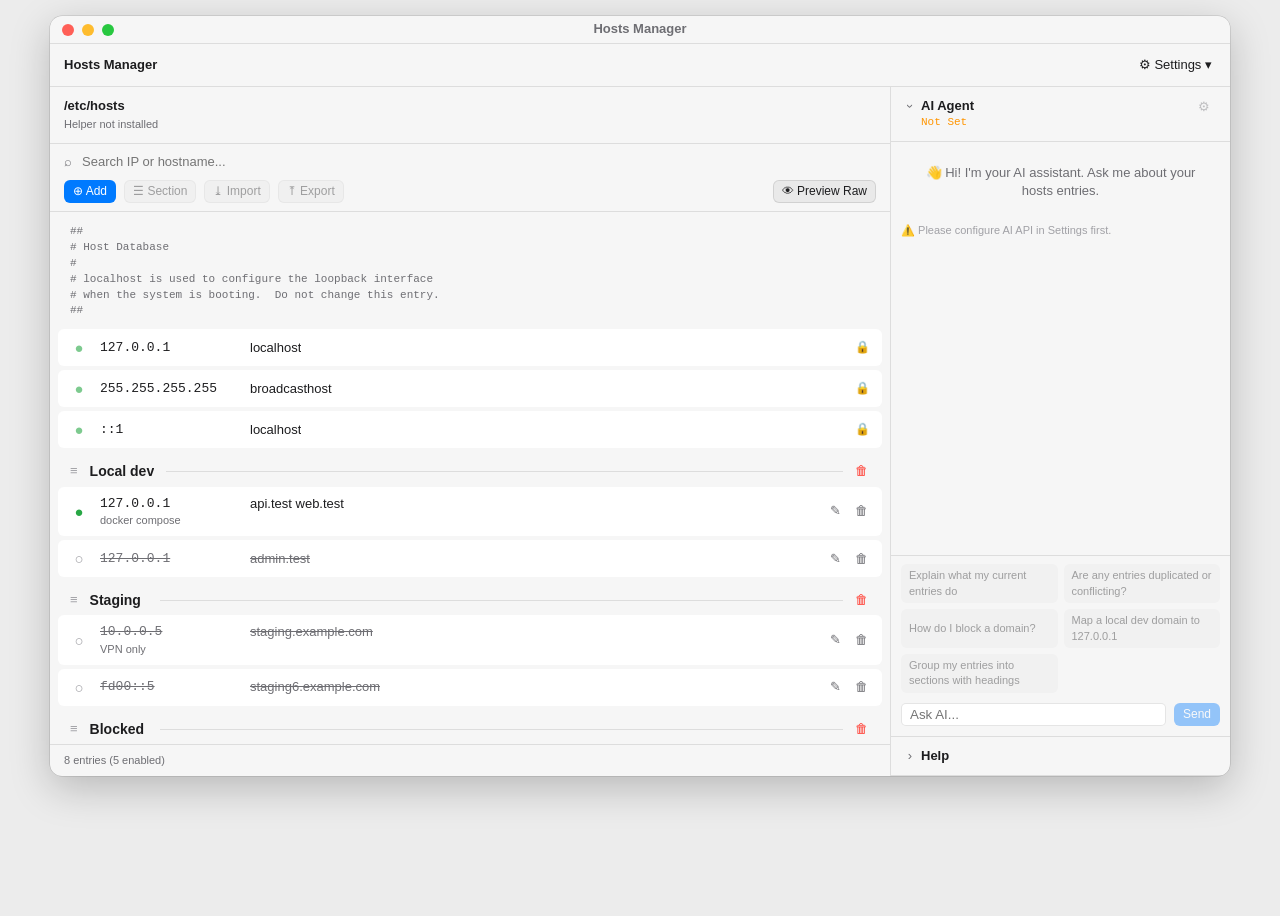
<file: .prototype/index.html>
<!doctype html>
<html lang="en">
<head>
  <meta charset="UTF-8">
  <meta name="viewport" content="width=device-width, initial-scale=1.0">
  <title>Hosts Manager</title>
  <link rel="stylesheet" href="stylesheets/app.css">
</head>
<body>
  <!-- ── Window (SwiftUI: WindowGroup → HostsView) — same layout as git-exclude-manager ── -->
  <main class="window" id="appWindow">

    <!-- Title bar (native in SwiftUI — drawn here for context only) -->
    <div class="titlebar">
      <span class="traffic" aria-hidden="true"><i></i><i></i><i></i></span>
      <span class="titlebar-title" data-i18n="app.title"></span>
    </div>

    <!-- Toolbar (SwiftUI: HostsView.toolbar) -->
    <header class="toolbar">
      <strong data-i18n="app.title"></strong>
      <div class="menu-wrap">
        <button class="link-btn" id="settingsButton">⚙ <span data-i18n="btn.settings"></span> ▾</button>
        <!-- SwiftUI: SettingsMenu -->
        <div class="dropdown" id="settingsDropdown" role="menu">
          <div class="dropdown-label" data-i18n="settings.language"></div>
          <button class="dropdown-item" data-lang="en">🇺🇸 English</button>
          <button class="dropdown-item" data-lang="th">🇹🇭 ไทย</button>
          <div class="dropdown-divider"></div>
          <div class="dropdown-label" data-i18n="settings.appearance"></div>
          <button class="dropdown-item" data-theme="system">💻 <span data-i18n="appearance.system"></span></button>
          <button class="dropdown-item" data-theme="light">☀️ <span data-i18n="appearance.light"></span></button>
          <button class="dropdown-item" data-theme="dark">🌙 <span data-i18n="appearance.dark"></span></button>
          <div class="dropdown-divider"></div>
          <button class="dropdown-item" id="aboutItem">ⓘ <span data-i18n="menu.about"></span></button>
        </div>
      </div>
    </header>

    <div class="columns">
      <!-- ── Left: hosts panel ─────────────────────────────── -->
      <section class="hosts-panel">
        <div class="file-info">
          <strong class="mono-title">/etc/hosts</strong>
          <small data-i18n="helper.notInstalled"></small>
        </div>

        <div class="search">
          <span class="search-icon">⌕</span>
          <input id="searchInput" type="search" data-i18n-placeholder="placeholder.search" autocomplete="off">
        </div>

        <div class="actions">
          <button class="btn primary small" id="addButton">⊕ <span data-i18n="btn.add"></span></button>
          <button class="btn small" disabled data-i18n-title="hint.addSection">☰ <span data-i18n="btn.addSection"></span></button>
          <button class="btn small" disabled>⤓ <span data-i18n="btn.import"></span></button>
          <button class="btn small" disabled>⤒ <span data-i18n="btn.export"></span></button>
          <span class="spacer"></span>
          <button class="btn small" id="rawButton">👁 <span data-i18n="btn.previewRaw"></span></button>
        </div>

        <!-- SwiftUI: List of HostsRowView (comment block / section / entry) -->
        <div class="list" id="entryList" aria-live="polite"></div>

        <footer class="status" id="statusText"></footer>
      </section>

      <!-- ── Right: side panels (SwiftUI: SidePanels.swift) ── -->
      <aside class="side">
        <section class="panel grow" id="chatPanel">
          <div class="panel-header">
            <div>
              <button class="collapse" data-panel="chat" aria-expanded="true">
                <span class="chev">›</span><strong data-i18n="chat.title"></strong>
              </button>
              <div class="model mono" data-i18n="ai.notConfigured"></div>
            </div>
            <button class="icon" disabled data-i18n-title="settings.title">⚙</button>
          </div>
          <div class="panel-body chat">
            <div class="transcript">
              <p class="welcome" data-i18n="chat.welcome"></p>
              <p class="hint" data-i18n="chat.noApiKey"></p>
            </div>
            <div class="quick" id="quickMessages"></div>
            <div class="chat-input">
              <input disabled data-i18n-placeholder="chat.placeholder">
              <button class="btn primary small" disabled data-i18n="btn.send"></button>
            </div>
          </div>
        </section>

        <section class="panel" id="helpPanel">
          <div class="panel-header">
            <button class="collapse" data-panel="help" aria-expanded="false">
              <span class="chev">›</span><strong data-i18n="menu.help"></strong>
            </button>
          </div>
          <div class="panel-body"><ul class="help" id="helpList"></ul></div>
        </section>
      </aside>
    </div>

    <!-- Editor sheet (SwiftUI: EditorSheet) -->
    <div class="sheet-backdrop" id="editorSheet" hidden>
      <form class="sheet" id="editorForm" novalidate>
        <h2 id="editorTitle"></h2>
        <label><span data-i18n="label.ip"></span>
          <input id="ipInput" class="mono" data-i18n-placeholder="placeholder.ip" autocomplete="off">
          <small class="error" id="ipError"></small>
        </label>
        <label><span data-i18n="label.hostnames"></span>
          <input id="hostnamesInput" class="mono" data-i18n-placeholder="placeholder.hostnames" autocomplete="off">
          <small class="hint" data-i18n="editor.hostnamesHint"></small>
          <small class="error" id="hostnamesError"></small>
        </label>
        <label><span data-i18n="label.comment"></span>
          <input id="commentInput" data-i18n-placeholder="placeholder.comment" autocomplete="off">
        </label>
        <div class="sheet-actions">
          <button type="button" class="btn" id="editorCancel" data-i18n="btn.cancel"></button>
          <button type="submit" class="btn primary" id="editorSave" data-i18n="btn.save"></button>
        </div>
      </form>
    </div>

    <!-- Delete confirmation (SwiftUI: .alert) -->
    <div class="sheet-backdrop" id="deleteSheet" hidden>
      <div class="sheet small">
        <h2 data-i18n="confirm.deleteTitle"></h2>
        <p id="deleteMessage"></p>
        <div class="sheet-actions">
          <button class="btn" id="deleteCancel" data-i18n="btn.cancel"></button>
          <button class="btn destructive" id="deleteConfirm" data-i18n="btn.delete"></button>
        </div>
      </div>
    </div>

    <!-- Raw preview (SwiftUI: RawPreviewView) -->
    <div class="sheet-backdrop" id="rawSheet" hidden>
      <div class="sheet wide flush">
        <div class="sheet-head">
          <h2 data-i18n="raw.title"></h2>
          <button class="circle" id="rawCopy" data-i18n-title="btn.copy">⧉</button>
          <button class="circle sheet-close" data-i18n-title="btn.close">✕</button>
        </div>
        <div class="raw-path mono">/etc/hosts</div>
        <pre class="raw mono" id="rawContent"></pre>
      </div>
    </div>

    <!-- About (SwiftUI: AboutView) -->
    <div class="sheet-backdrop" id="aboutSheet" hidden>
      <div class="sheet small center">
        <button class="circle sheet-close corner" data-i18n-title="btn.close">✕</button>
        <div class="app-icon" aria-hidden="true">🌐</div>
        <h2 data-i18n="app.title"></h2>
        <small class="hint" id="aboutVersion"></small>
        <p data-i18n="about.desc"></p>
      </div>
    </div>
  </main>

  <script src="javascripts/shared.js"></script>
  <script src="javascripts/main.js"></script>
</body>
</html>
</file>
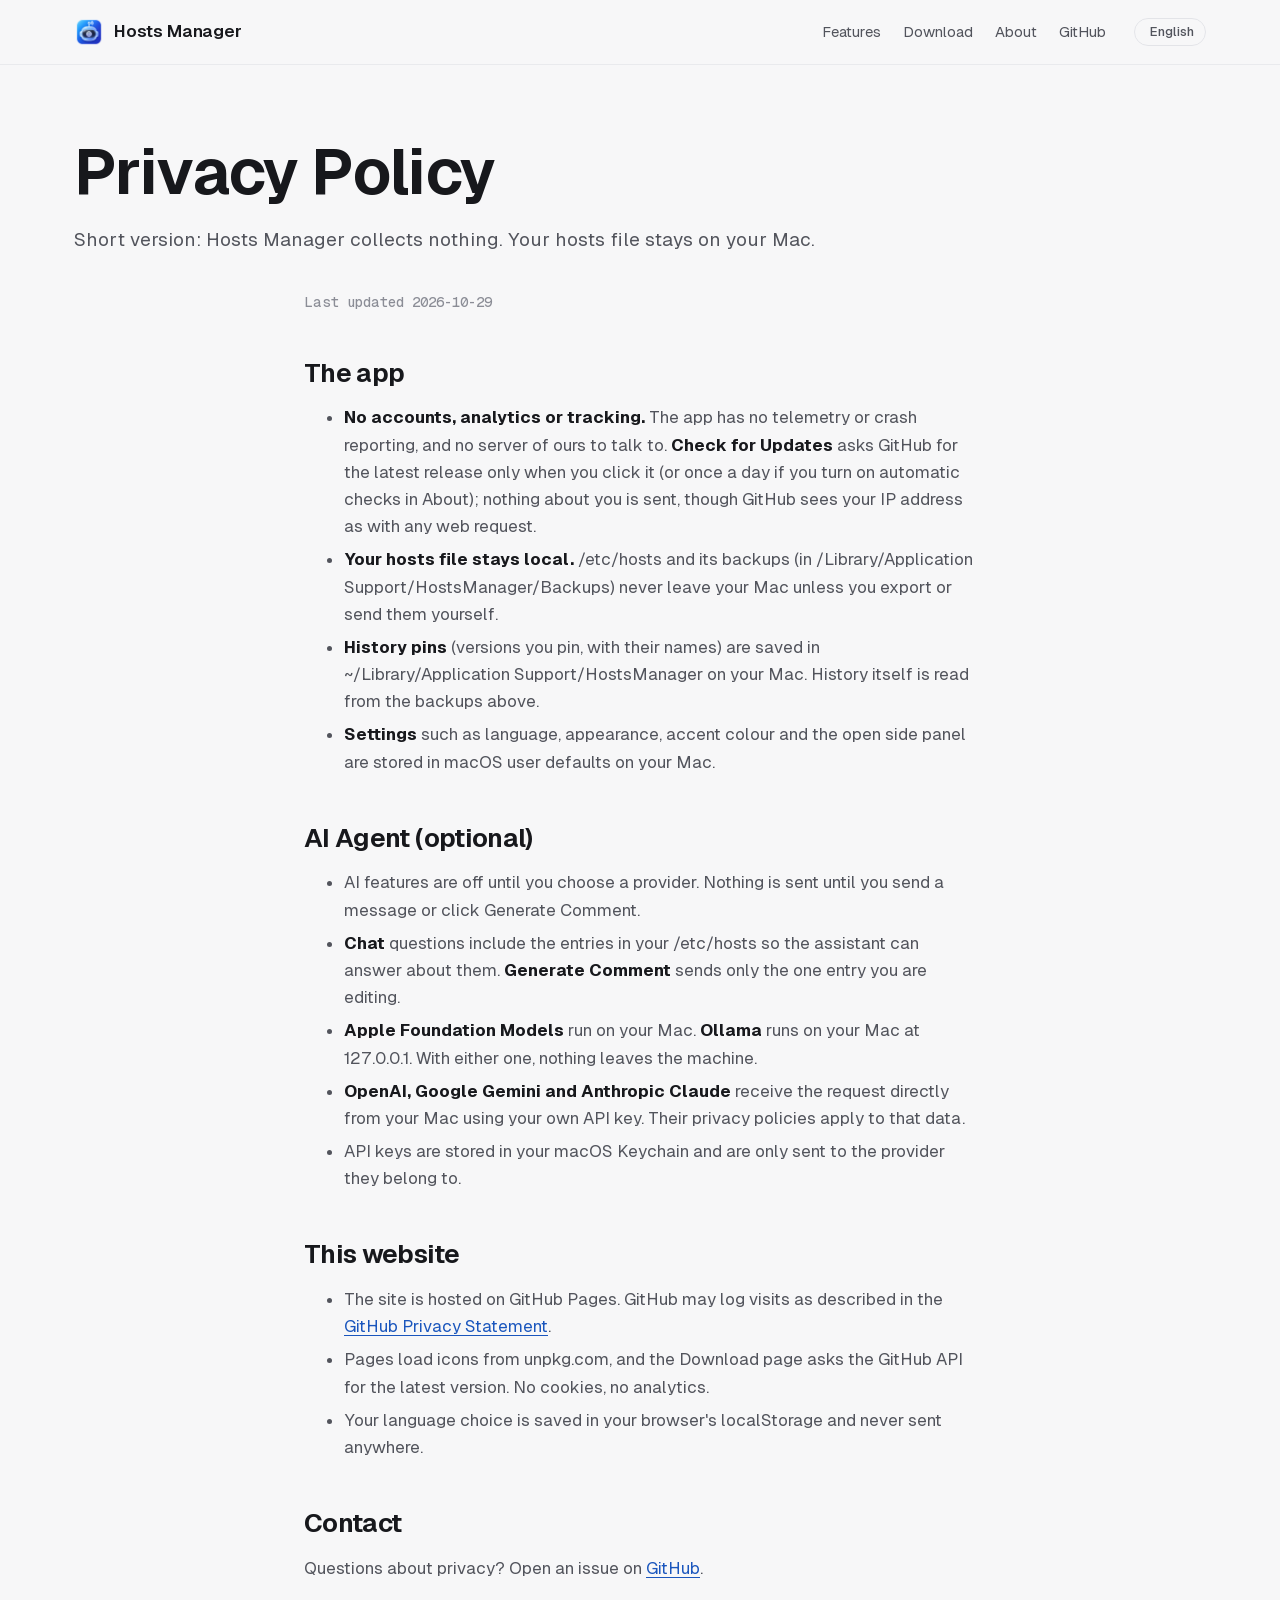
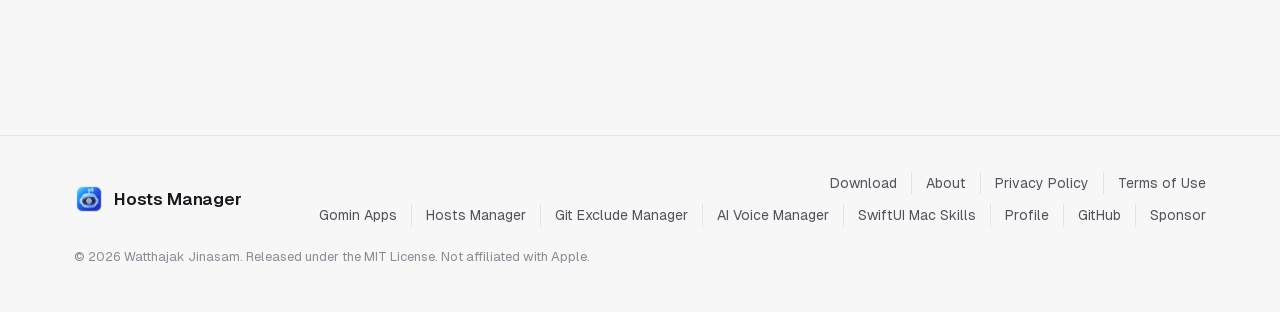
<file: docs/privacy-policy/index.html>
<!doctype html>
<html lang="en">
<head>
  <meta charset="utf-8">
  <meta name="viewport" content="width=device-width, initial-scale=1">
  <title>Privacy Policy · Hosts Manager</title>
  <meta name="description" content="Hosts Manager collects no data. Your hosts file stays on your Mac, and AI features only send data when you ask, to the provider you choose.">
  <link rel="canonical" href="https://gomin2013.github.io/hosts-manager/privacy-policy/">
  <meta property="og:type" content="website">
  <meta property="og:site_name" content="Hosts Manager">
  <meta property="og:title" content="Privacy Policy · Hosts Manager">
  <meta property="og:url" content="https://gomin2013.github.io/hosts-manager/privacy-policy/">
  <meta property="og:image" content="https://gomin2013.github.io/hosts-manager/assets/img/og-image.png">
  <link rel="icon" type="image/png" href="../favicon.png">
  <link rel="stylesheet" href="../assets/site.css">
  <script>try{var d=document.documentElement,n=(navigator.language||"").toLowerCase(),l=localStorage.getItem("hm.lang")||(/^zh-(hant|tw|hk|mo)/.test(n)?"zh-Hant":/^zh/.test(n)?"zh-Hans":/^fil/.test(n)?"tl":n.slice(0,2));if("en th ja ko vi id ms tl zh-Hans zh-Hant es ru".split(" ").indexOf(l)<0)l="en";d.lang=l;if(l==="th")d.classList.add("th");else if(l!=="en")d.classList.add("i18n-wait")}catch(e){}</script>
</head>
<body>
  <a class="skip" href="#main">Skip to content</a>

  <header class="site-header">
    <div class="wrap nav">
      <a class="brand" href="../"><img src="../assets/img/hm-icon.png" alt="" width="30" height="30">Hosts Manager</a>
      <nav class="nav-links" aria-label="Main">
        <a href="../#features" class="hide-sm"><span class="en">Features</span><span class="th">ฟีเจอร์</span></a>
        <a href="../download/"><i class="ph ph-download-simple" aria-hidden="true"></i><span class="en">Download</span><span class="th">ดาวน์โหลด</span></a>
        <a href="../about/"><i class="ph ph-info" aria-hidden="true"></i><span class="en">About</span><span class="th">เกี่ยวกับ</span></a>
        <a href="https://github.com/gomin2013/hosts-manager" target="_blank" rel="noopener" class="hide-sm">GitHub</a>
      </nav>
      <button type="button" class="lang-btn" data-lang-open aria-haspopup="dialog" aria-label="Language"><i class="ph ph-globe" aria-hidden="true"></i><span class="lang-name">English</span><span class="lang-code">en</span></button>
    </div>
  </header>

  <main id="main">
    <section class="page-hero">
      <div class="wrap">
        <h1><span class="en">Privacy Policy</span><span class="th">นโยบายความเป็นส่วนตัว</span></h1>
        <p class="lede"><span class="en">Short version: Hosts Manager collects nothing. Your hosts file stays on your Mac.</span><span class="th">สรุปสั้นๆ Hosts Manager ไม่เก็บข้อมูลใดๆ ไฟล์ hosts ของคุณอยู่ในเครื่องของคุณ</span></p>
      </div>
    </section>

    <section style="padding-top:0">
      <div class="wrap prose">
        <p class="updated"><span class="en">Last updated</span><span class="th">อัปเดตล่าสุด</span> 2026-10-29</p>

        <h2><span class="en">The app</span><span class="th">ตัวแอป</span></h2>
        <ul>
          <li><span class="en"><strong>No accounts, analytics or tracking.</strong> The app has no telemetry or crash reporting, and no server of ours to talk to. <strong>Check for Updates</strong> asks GitHub for the latest release only when you click it (or once a day if you turn on automatic checks in About); nothing about you is sent, though GitHub sees your IP address as with any web request.</span><span class="th"><strong>ไม่มีบัญชีผู้ใช้ ไม่มี analytics ไม่มีการติดตาม</strong> แอปไม่มี telemetry ไม่ส่งรายงาน crash และไม่มีเซิร์ฟเวอร์ของเราให้ติดต่อ <strong>ตรวจหาอัปเดต</strong> จะถาม GitHub ว่า release ล่าสุดคืออะไรเฉพาะตอนคุณกด (หรือวันละครั้งถ้าเปิดตรวจอัตโนมัติในหน้า About) ไม่มีข้อมูลของคุณถูกส่งไป แต่ GitHub จะเห็น IP ของคุณเหมือนทุกการเปิดเว็บ</span></li>
          <li><span class="en"><strong>Your hosts file stays local.</strong> /etc/hosts and its backups (in /Library/Application Support/HostsManager/Backups) never leave your Mac unless you export or send them yourself.</span><span class="th"><strong>ไฟล์ hosts อยู่ในเครื่อง</strong> /etc/hosts และไฟล์สำรอง (ใน /Library/Application Support/HostsManager/Backups) จะไม่ออกจากเครื่อง เว้นแต่คุณ export หรือส่งเอง</span></li>
          <li><span class="en"><strong>History pins</strong> (versions you pin, with their names) are saved in ~/Library/Application Support/HostsManager on your Mac. History itself is read from the backups above.</span><span class="th"><strong>เวอร์ชันที่ปักหมุดใน History</strong> (พร้อมชื่อที่ตั้ง) เก็บใน ~/Library/Application Support/HostsManager ในเครื่องคุณ ส่วนรายการ History อ่านจากไฟล์สำรองข้างต้น</span></li>
          <li><span class="en"><strong>Settings</strong> such as language, appearance, accent colour and the open side panel are stored in macOS user defaults on your Mac.</span><span class="th"><strong>การตั้งค่า</strong> เช่น ภาษา ธีม สี accent และแผงด้านข้างที่เปิดอยู่ เก็บใน user defaults ของ macOS ในเครื่องคุณ</span></li>
        </ul>

        <h2><span class="en">AI Agent (optional)</span><span class="th">AI Agent (ไม่บังคับใช้)</span></h2>
        <ul>
          <li><span class="en">AI features are off until you choose a provider. Nothing is sent until you send a message or click Generate Comment.</span><span class="th">ฟีเจอร์ AI ปิดอยู่จนกว่าคุณจะเลือกผู้ให้บริการ และจะไม่ส่งอะไรจนกว่าคุณจะส่งข้อความหรือกด Generate Comment</span></li>
          <li><span class="en"><strong>Chat</strong> questions include the entries in your /etc/hosts so the assistant can answer about them. <strong>Generate Comment</strong> sends only the one entry you are editing.</span><span class="th"><strong>การแชต</strong> จะแนบรายการใน /etc/hosts ไปด้วยเพื่อให้ผู้ช่วยตอบได้ตรง <strong>Generate Comment</strong> ส่งไปเฉพาะรายการที่กำลังแก้</span></li>
          <li><span class="en"><strong>Apple Foundation Models</strong> run on your Mac. <strong>Ollama</strong> runs on your Mac at 127.0.0.1. With either one, nothing leaves the machine.</span><span class="th"><strong>Apple Foundation Models</strong> ทำงานบนเครื่อง <strong>Ollama</strong> ทำงานในเครื่องที่ 127.0.0.1 ถ้าเลือกสองตัวนี้ ข้อมูลไม่ออกจากเครื่อง</span></li>
          <li><span class="en"><strong>OpenAI, Google Gemini and Anthropic Claude</strong> receive the request directly from your Mac using your own API key. Their privacy policies apply to that data.</span><span class="th"><strong>OpenAI, Google Gemini และ Anthropic Claude</strong> รับคำขอโดยตรงจากเครื่องคุณด้วย API key ของคุณเอง ข้อมูลนั้นอยู่ภายใต้นโยบายความเป็นส่วนตัวของผู้ให้บริการแต่ละราย</span></li>
          <li><span class="en">API keys are stored in your macOS Keychain and are only sent to the provider they belong to.</span><span class="th">API key เก็บใน Keychain ของ macOS และส่งไปเฉพาะผู้ให้บริการเจ้าของ key นั้น</span></li>
        </ul>

        <h2><span class="en">This website</span><span class="th">เว็บไซต์นี้</span></h2>
        <ul>
          <li><span class="en">The site is hosted on GitHub Pages. GitHub may log visits as described in the <a href="https://docs.github.com/en/site-policy/privacy-policies/github-general-privacy-statement">GitHub Privacy Statement</a>.</span><span class="th">เว็บไซต์นี้โฮสต์บน GitHub Pages ซึ่ง GitHub อาจบันทึกการเข้าชมตาม <a href="https://docs.github.com/en/site-policy/privacy-policies/github-general-privacy-statement">GitHub Privacy Statement</a></span></li>
          <li><span class="en">Pages load icons from unpkg.com, and the Download page asks the GitHub API for the latest version. No cookies, no analytics.</span><span class="th">หน้าเว็บโหลดไอคอนจาก unpkg.com และหน้า Download ถาม GitHub API เพื่อหาเวอร์ชันล่าสุด ไม่มี cookie ไม่มี analytics</span></li>
          <li><span class="en">Your language choice is saved in your browser's localStorage and never sent anywhere.</span><span class="th">ภาษาที่เลือกเก็บใน localStorage ของเบราว์เซอร์ และไม่ถูกส่งไปไหน</span></li>
        </ul>

        <h2><span class="en">Contact</span><span class="th">ติดต่อ</span></h2>
        <p><span class="en">Questions about privacy? Open an issue on</span><span class="th">มีคำถามเรื่องความเป็นส่วนตัว เปิด issue ได้ที่</span> <a href="https://github.com/gomin2013/hosts-manager/issues" target="_blank" rel="noopener">GitHub</a>.</p>
      </div>
    </section>
  </main>

  <footer class="site-footer">
    <div class="wrap foot">
      <a class="brand" href="../"><img src="../assets/img/hm-icon.png" alt="" width="30" height="30">Hosts Manager</a>
      <div class="foot-links">
        <nav aria-label="Footer">
          <a href="../download/"><span class="en">Download</span><span class="th">ดาวน์โหลด</span></a>
          <a href="../about/"><span class="en">About</span><span class="th">เกี่ยวกับ</span></a>
          <a href="./" aria-current="page"><span class="en">Privacy Policy</span><span class="th">นโยบายความเป็นส่วนตัว</span></a>
          <a href="../terms-of-use/"><span class="en">Terms of Use</span><span class="th">ข้อกำหนดการใช้งาน</span></a>
        </nav>
        <nav aria-label="Gomin Apps">
          <a href="/">Gomin Apps</a>
          <a href="/hosts-manager/">Hosts Manager</a>
          <a href="/git-exclude-manager/">Git Exclude Manager</a>
          <a href="/ai-voice-manager/">AI Voice Manager</a>
          <a href="/swiftui-mac-skills/">SwiftUI Mac Skills</a>
          <a href="/profile/"><span class="en">Profile</span><span class="th">โปรไฟล์</span></a>
          <a href="https://github.com/gomin2013/hosts-manager" target="_blank" rel="noopener">GitHub</a>
          <a href="https://github.com/sponsors/gomin2013" target="_blank" rel="noopener"><span class="en">Sponsor</span><span class="th">สนับสนุน</span></a>
        </nav>
      </div>
      <small><span class="en">© 2026 Watthajak Jinasam. Released under the MIT License. Not affiliated with Apple.</span><span class="th">© 2026 Watthajak Jinasam เผยแพร่ภายใต้สัญญาอนุญาต MIT ไม่มีส่วนเกี่ยวข้องกับ Apple</span></small>
    </div>
  </footer>
  <script src="../assets/site.js" defer></script>
</body>
</html>
</file>
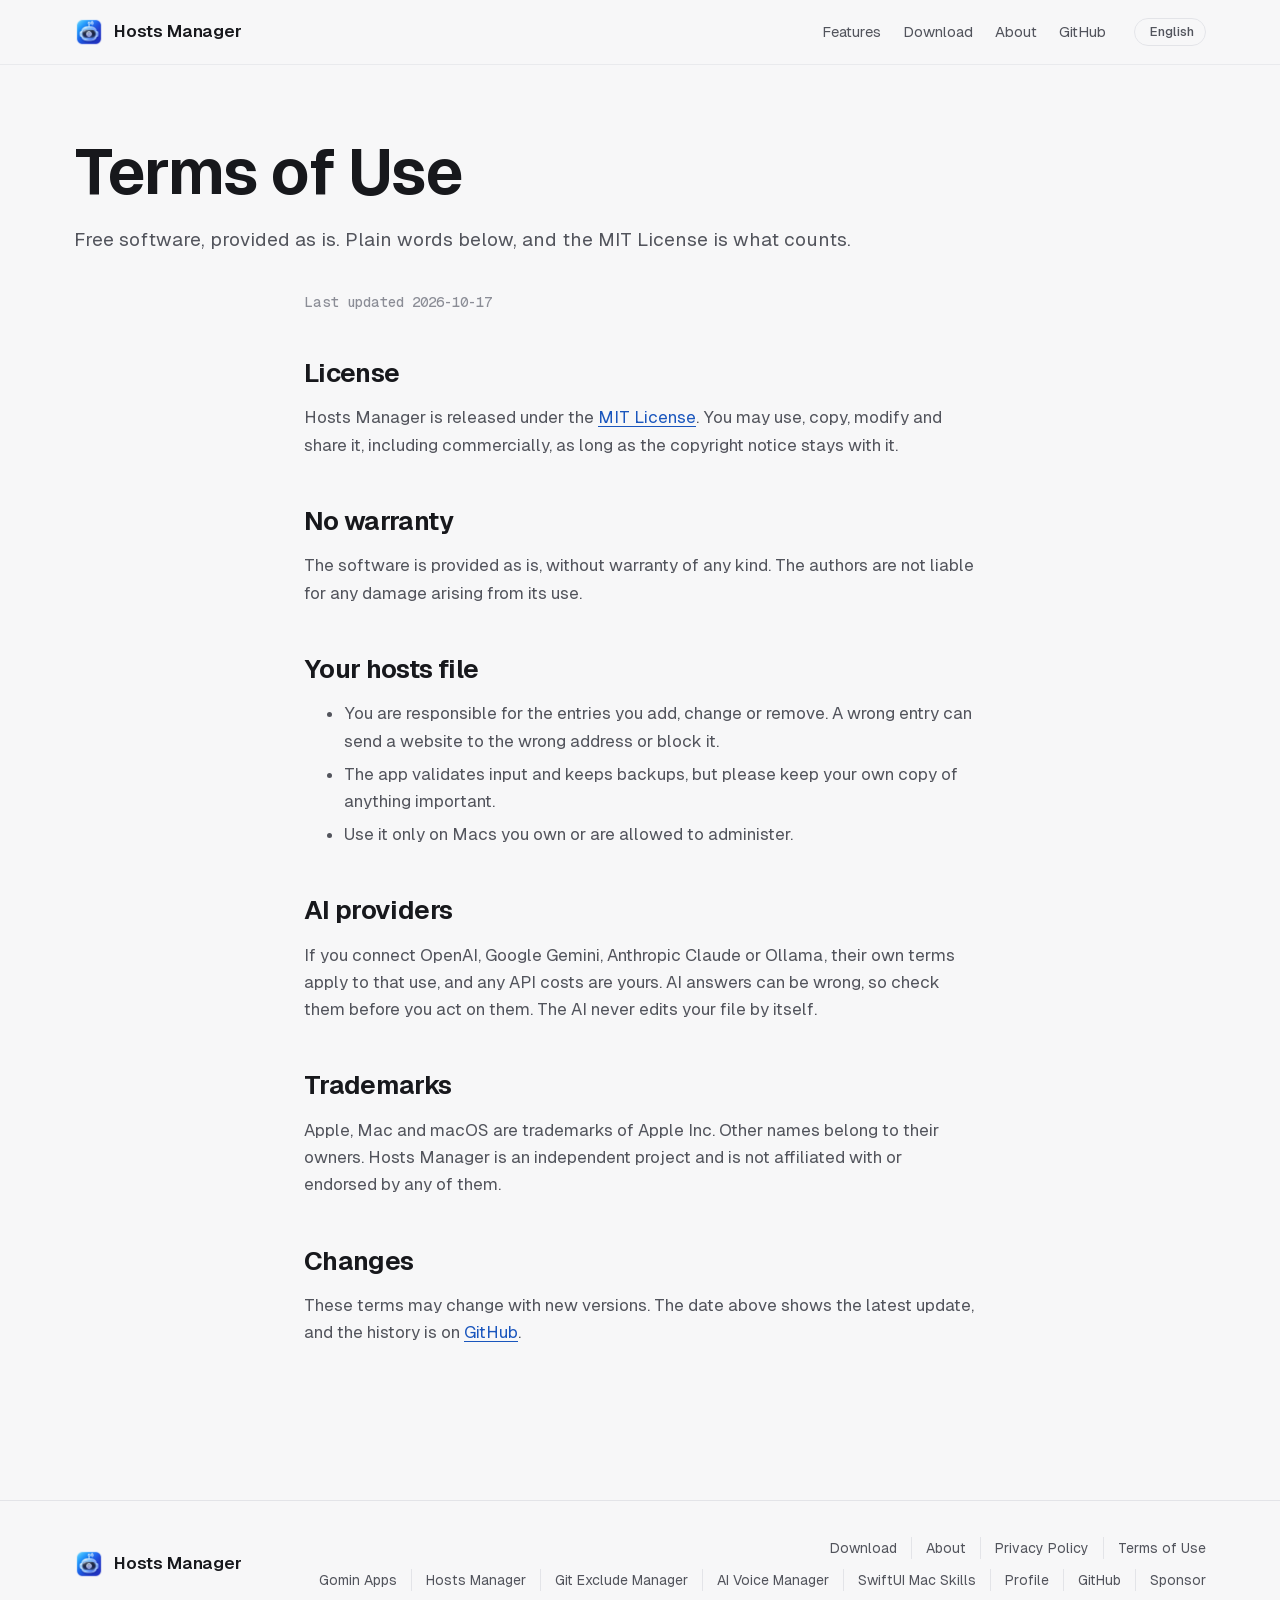
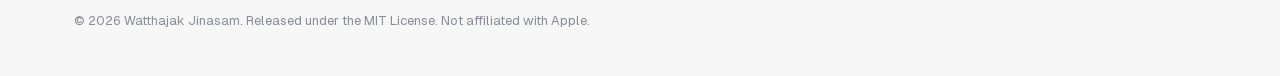
<file: docs/terms-of-use/index.html>
<!doctype html>
<html lang="en">
<head>
  <meta charset="utf-8">
  <meta name="viewport" content="width=device-width, initial-scale=1">
  <title>Terms of Use · Hosts Manager</title>
  <meta name="description" content="Hosts Manager is free, open-source software under the MIT License, provided as is. You are responsible for the changes you make to /etc/hosts.">
  <link rel="canonical" href="https://gomin2013.github.io/hosts-manager/terms-of-use/">
  <meta property="og:type" content="website">
  <meta property="og:site_name" content="Hosts Manager">
  <meta property="og:title" content="Terms of Use · Hosts Manager">
  <meta property="og:url" content="https://gomin2013.github.io/hosts-manager/terms-of-use/">
  <meta property="og:image" content="https://gomin2013.github.io/hosts-manager/assets/img/og-image.png">
  <link rel="icon" type="image/png" href="../favicon.png">
  <link rel="stylesheet" href="../assets/site.css">
  <script>try{var d=document.documentElement,n=(navigator.language||"").toLowerCase(),l=localStorage.getItem("hm.lang")||(/^zh-(hant|tw|hk|mo)/.test(n)?"zh-Hant":/^zh/.test(n)?"zh-Hans":/^fil/.test(n)?"tl":n.slice(0,2));if("en th ja ko vi id ms tl zh-Hans zh-Hant es ru".split(" ").indexOf(l)<0)l="en";d.lang=l;if(l==="th")d.classList.add("th");else if(l!=="en")d.classList.add("i18n-wait")}catch(e){}</script>
</head>
<body>
  <a class="skip" href="#main">Skip to content</a>

  <header class="site-header">
    <div class="wrap nav">
      <a class="brand" href="../"><img src="../assets/img/hm-icon.png" alt="" width="30" height="30">Hosts Manager</a>
      <nav class="nav-links" aria-label="Main">
        <a href="../#features" class="hide-sm"><span class="en">Features</span><span class="th">ฟีเจอร์</span></a>
        <a href="../download/"><i class="ph ph-download-simple" aria-hidden="true"></i><span class="en">Download</span><span class="th">ดาวน์โหลด</span></a>
        <a href="../about/"><i class="ph ph-info" aria-hidden="true"></i><span class="en">About</span><span class="th">เกี่ยวกับ</span></a>
        <a href="https://github.com/gomin2013/hosts-manager" target="_blank" rel="noopener" class="hide-sm">GitHub</a>
      </nav>
      <button type="button" class="lang-btn" data-lang-open aria-haspopup="dialog" aria-label="Language"><i class="ph ph-globe" aria-hidden="true"></i><span class="lang-name">English</span><span class="lang-code">en</span></button>
    </div>
  </header>

  <main id="main">
    <section class="page-hero">
      <div class="wrap">
        <h1><span class="en">Terms of Use</span><span class="th">ข้อกำหนดการใช้งาน</span></h1>
        <p class="lede"><span class="en">Free software, provided as is. Plain words below, and the MIT License is what counts.</span><span class="th">ซอฟต์แวร์ฟรี ให้ใช้ตามสภาพ สรุปเป็นภาษาง่ายๆ ด้านล่าง โดยยึดสัญญาอนุญาต MIT เป็นหลัก</span></p>
      </div>
    </section>

    <section style="padding-top:0">
      <div class="wrap prose">
        <p class="updated"><span class="en">Last updated</span><span class="th">อัปเดตล่าสุด</span> 2026-10-17</p>

        <h2><span class="en">License</span><span class="th">สัญญาอนุญาต</span></h2>
        <p><span class="en">Hosts Manager is released under the <a href="https://github.com/gomin2013/hosts-manager/blob/main/LICENSE" target="_blank" rel="noopener">MIT License</a>. You may use, copy, modify and share it, including commercially, as long as the copyright notice stays with it.</span><span class="th">Hosts Manager เผยแพร่ภายใต้ <a href="https://github.com/gomin2013/hosts-manager/blob/main/LICENSE" target="_blank" rel="noopener">MIT License</a> คุณใช้ คัดลอก แก้ไข และแจกจ่ายได้ รวมถึงใช้เชิงพาณิชย์ ตราบใดที่ยังคงข้อความลิขสิทธิ์ไว้</span></p>

        <h2><span class="en">No warranty</span><span class="th">ไม่มีการรับประกัน</span></h2>
        <p><span class="en">The software is provided as is, without warranty of any kind. The authors are not liable for any damage arising from its use.</span><span class="th">ซอฟต์แวร์นี้ให้ใช้ตามสภาพ โดยไม่มีการรับประกันใดๆ ผู้พัฒนาไม่รับผิดชอบต่อความเสียหายที่เกิดจากการใช้งาน</span></p>

        <h2><span class="en">Your hosts file</span><span class="th">ไฟล์ hosts ของคุณ</span></h2>
        <ul>
          <li><span class="en">You are responsible for the entries you add, change or remove. A wrong entry can send a website to the wrong address or block it.</span><span class="th">คุณเป็นผู้รับผิดชอบรายการที่เพิ่ม แก้ไข หรือลบ รายการที่ผิดอาจทำให้เว็บไซต์ชี้ไปผิดที่หรือถูกบล็อก</span></li>
          <li><span class="en">The app validates input and keeps backups, but please keep your own copy of anything important.</span><span class="th">แอปตรวจข้อมูลและสำรองไฟล์ให้ แต่สิ่งที่สำคัญควรเก็บสำเนาไว้เองด้วย</span></li>
          <li><span class="en">Use it only on Macs you own or are allowed to administer.</span><span class="th">ใช้กับ Mac ที่คุณเป็นเจ้าของหรือได้รับอนุญาตให้ดูแลเท่านั้น</span></li>
        </ul>

        <h2><span class="en">AI providers</span><span class="th">ผู้ให้บริการ AI</span></h2>
        <p><span class="en">If you connect OpenAI, Google Gemini, Anthropic Claude or Ollama, their own terms apply to that use, and any API costs are yours. AI answers can be wrong, so check them before you act on them. The AI never edits your file by itself.</span><span class="th">หากเชื่อมต่อ OpenAI, Google Gemini, Anthropic Claude หรือ Ollama ข้อกำหนดของผู้ให้บริการนั้นจะมีผลกับการใช้งาน และค่าใช้จ่าย API เป็นของคุณ คำตอบจาก AI อาจผิดได้ ควรตรวจสอบก่อนนำไปใช้ AI ไม่แก้ไฟล์ของคุณเอง</span></p>

        <h2><span class="en">Trademarks</span><span class="th">เครื่องหมายการค้า</span></h2>
        <p><span class="en">Apple, Mac and macOS are trademarks of Apple Inc. Other names belong to their owners. Hosts Manager is an independent project and is not affiliated with or endorsed by any of them.</span><span class="th">Apple, Mac และ macOS เป็นเครื่องหมายการค้าของ Apple Inc. ชื่ออื่นเป็นของเจ้าของแต่ละราย Hosts Manager เป็นโปรเจกต์อิสระ ไม่มีส่วนเกี่ยวข้องหรือได้รับการรับรองจากบริษัทเหล่านั้น</span></p>

        <h2><span class="en">Changes</span><span class="th">การเปลี่ยนแปลง</span></h2>
        <p><span class="en">These terms may change with new versions. The date above shows the latest update, and the history is on</span><span class="th">ข้อกำหนดนี้อาจเปลี่ยนตามเวอร์ชันใหม่ วันที่ด้านบนคือการอัปเดตล่าสุด ดูประวัติได้ที่</span> <a href="https://github.com/gomin2013/hosts-manager/commits/main/docs/terms-of-use" target="_blank" rel="noopener">GitHub</a>.</p>
      </div>
    </section>
  </main>

  <footer class="site-footer">
    <div class="wrap foot">
      <a class="brand" href="../"><img src="../assets/img/hm-icon.png" alt="" width="30" height="30">Hosts Manager</a>
      <div class="foot-links">
        <nav aria-label="Footer">
          <a href="../download/"><span class="en">Download</span><span class="th">ดาวน์โหลด</span></a>
          <a href="../about/"><span class="en">About</span><span class="th">เกี่ยวกับ</span></a>
          <a href="../privacy-policy/"><span class="en">Privacy Policy</span><span class="th">นโยบายความเป็นส่วนตัว</span></a>
          <a href="./" aria-current="page"><span class="en">Terms of Use</span><span class="th">ข้อกำหนดการใช้งาน</span></a>
        </nav>
        <nav aria-label="Gomin Apps">
          <a href="/">Gomin Apps</a>
          <a href="/hosts-manager/">Hosts Manager</a>
          <a href="/git-exclude-manager/">Git Exclude Manager</a>
          <a href="/ai-voice-manager/">AI Voice Manager</a>
          <a href="/swiftui-mac-skills/">SwiftUI Mac Skills</a>
          <a href="/profile/"><span class="en">Profile</span><span class="th">โปรไฟล์</span></a>
          <a href="https://github.com/gomin2013/hosts-manager" target="_blank" rel="noopener">GitHub</a>
          <a href="https://github.com/sponsors/gomin2013" target="_blank" rel="noopener"><span class="en">Sponsor</span><span class="th">สนับสนุน</span></a>
        </nav>
      </div>
      <small><span class="en">© 2026 Watthajak Jinasam. Released under the MIT License. Not affiliated with Apple.</span><span class="th">© 2026 Watthajak Jinasam เผยแพร่ภายใต้สัญญาอนุญาต MIT ไม่มีส่วนเกี่ยวข้องกับ Apple</span></small>
    </div>
  </footer>
  <script src="../assets/site.js" defer></script>
</body>
</html>
</file>
<file: .prototype/stylesheets/app.css>
/* =============================================================
   app.css — macOS window look, same layout as git-exclude-manager
   Light/dark: prefers-color-scheme, overridden by [data-theme]
   ============================================================= */

:root {
  --bg: #ececec;
  --window: #f6f6f6;
  --row: #ffffff;
  --surface-alt: rgba(0, 0, 0, 0.05);
  --text: #1d1d1f;
  --text-2: #6e6e73;
  --text-3: #a1a1a6;
  --separator: rgba(0, 0, 0, 0.1);
  --accent: #007aff;
  --accent-text: #fff;
  --green: #28a745;
  --red: #ff3b30;
  --orange: #ff9500;
  --selection: rgba(0, 122, 255, 0.12);
  --shadow: 0 12px 40px rgba(0, 0, 0, 0.22), 0 0 0 0.5px rgba(0, 0, 0, 0.18);
  --mono: ui-monospace, "SF Mono", Menlo, monospace;
  color-scheme: light;
}

@media (prefers-color-scheme: dark) {
  :root:not([data-theme="light"]) {
    --bg: #141414;
    --window: #232323;
    --row: #2c2c2e;
    --surface-alt: rgba(255, 255, 255, 0.07);
    --text: #f5f5f7;
    --text-2: #a1a1a6;
    --text-3: #6e6e73;
    --separator: rgba(255, 255, 255, 0.12);
    --accent: #0a84ff;
    --green: #32d74b;
    --red: #ff453a;
    --orange: #ff9f0a;
    --selection: rgba(10, 132, 255, 0.22);
    --shadow: 0 12px 40px rgba(0, 0, 0, 0.6), 0 0 0 0.5px rgba(255, 255, 255, 0.15);
    color-scheme: dark;
  }
}

:root[data-theme="dark"] {
  --bg: #141414;
  --window: #232323;
  --row: #2c2c2e;
  --surface-alt: rgba(255, 255, 255, 0.07);
  --text: #f5f5f7;
  --text-2: #a1a1a6;
  --text-3: #6e6e73;
  --separator: rgba(255, 255, 255, 0.12);
  --accent: #0a84ff;
  --green: #32d74b;
  --red: #ff453a;
  --orange: #ff9f0a;
  --selection: rgba(10, 132, 255, 0.22);
  --shadow: 0 12px 40px rgba(0, 0, 0, 0.6), 0 0 0 0.5px rgba(255, 255, 255, 0.15);
  color-scheme: dark;
}

* { box-sizing: border-box; }

body {
  margin: 0;
  min-height: 100vh;
  background: var(--bg);
  color: var(--text);
  font: 13px/1.4 -apple-system, BlinkMacSystemFont, "Helvetica Neue", "Sukhumvit Set", sans-serif;
}

button { font: inherit; color: inherit; cursor: pointer; }
button:disabled { opacity: 0.4; cursor: default; }
.mono { font-family: var(--mono); }
.hint { color: var(--text-3); font-weight: 400; font-size: 11px; }
.spacer { flex: 1; }

/* ── Window ──────────────────────────────────────────────── */
.window {
  position: relative;
  width: min(1180px, calc(100vw - 32px));
  height: min(760px, calc(100vh - 32px));
  min-height: 540px;
  margin: 16px auto;
  display: flex; flex-direction: column;
  background: var(--window);
  border-radius: 12px;
  box-shadow: var(--shadow);
  overflow: hidden;
}
.titlebar {
  position: relative; display: flex; align-items: center; justify-content: center;
  height: 28px; flex: none; border-bottom: 0.5px solid var(--separator);
}
.titlebar-title { font-weight: 600; color: var(--text-2); }
.traffic { position: absolute; left: 12px; display: flex; gap: 8px; }
.traffic i { width: 12px; height: 12px; border-radius: 50%; background: #ff5f57; }
.traffic i:nth-child(2) { background: #febc2e; }
.traffic i:nth-child(3) { background: #28c840; }

.toolbar {
  display: flex; align-items: center; justify-content: space-between;
  padding: 10px 14px; border-bottom: 0.5px solid var(--separator); flex: none;
}
.link-btn { border: 0; background: none; padding: 2px 4px; }

.columns { flex: 1; display: flex; min-height: 0; }
.hosts-panel { flex: 1; min-width: 0; display: flex; flex-direction: column; }
.side { width: 340px; flex: none; border-left: 0.5px solid var(--separator); display: flex; flex-direction: column; }

/* ── Settings dropdown ───────────────────────────────────── */
.menu-wrap { position: relative; }
.dropdown {
  display: none; position: absolute; right: 0; top: 26px; z-index: 30;
  min-width: 220px; padding: 5px;
  background: var(--window); border-radius: 8px; box-shadow: var(--shadow);
}
.dropdown.open { display: block; }
.dropdown-label { padding: 4px 8px 2px; font-size: 11px; color: var(--text-3); }
.dropdown-item {
  display: flex; align-items: center; gap: 6px; width: 100%;
  padding: 4px 8px; border: 0; border-radius: 4px; background: none; text-align: left;
}
.dropdown-item:hover { background: var(--accent); color: var(--accent-text); }
.dropdown-item.checked::after { content: "✓"; margin-left: auto; }
.dropdown-divider { height: 0.5px; margin: 5px 4px; background: var(--separator); }

/* ── Left panel ──────────────────────────────────────────── */
.file-info { display: flex; flex-direction: column; gap: 2px; padding: 10px 14px; border-bottom: 0.5px solid var(--separator); }
.file-info small { color: var(--text-2); font-size: 11px; }
.search { display: flex; align-items: center; gap: 8px; padding: 8px 14px; }
.search input { flex: 1; border: 0; background: none; outline: none; color: var(--text); font: inherit; }
.search-icon { color: var(--text-2); }
.actions { display: flex; align-items: center; gap: 8px; padding: 0 14px 8px; border-bottom: 0.5px solid var(--separator); flex-wrap: wrap; }

.btn {
  padding: 4px 12px; border: 0.5px solid var(--separator);
  border-radius: 6px; background: var(--surface-alt); white-space: nowrap;
}
.btn.small { padding: 2px 8px; font-size: 12px; }
.btn.primary { background: var(--accent); color: var(--accent-text); border-color: transparent; }
.btn.destructive { background: var(--red); color: #fff; border-color: transparent; }

.list { flex: 1; overflow-y: auto; padding: 6px 8px; }
.status { padding: 8px 14px; font-size: 11px; color: var(--text-2); border-top: 0.5px solid var(--separator); }
.empty { padding: 48px 16px; text-align: center; color: var(--text-2); }

/* Rows (SwiftUI: HostRow / SectionRow / CommentRow) */
.row {
  display: flex; align-items: center; gap: 12px;
  margin: 4px 0; padding: 8px 12px; border-radius: 6px; background: var(--row);
}
.row.dragging { opacity: 0.4; }
.row.selected, .section-row.selected, .comment-row.selected {
  background: var(--selection); box-shadow: inset 0 0 0 1.5px var(--accent); border-radius: 6px;
}
.row.drop-target { box-shadow: inset 0 2px 0 var(--accent); }
.toggle { border: 0; background: none; padding: 0; font-size: 15px; width: 18px; color: var(--text-3); }
.toggle.on { color: var(--green); }
.toggle:disabled { opacity: 0.6; }
.entry-text { flex: 1; min-width: 0; }
.entry-line { display: flex; gap: 10px; }
.entry-line .ip { width: 140px; flex: none; font-family: var(--mono); overflow: hidden; text-overflow: ellipsis; white-space: nowrap; }
.entry-line .hosts { overflow: hidden; text-overflow: ellipsis; white-space: nowrap; }
.row.off .entry-line { color: var(--text-2); text-decoration: line-through; }
.entry-comment { font-size: 11px; color: var(--text-2); }
.row-actions { display: flex; gap: 10px; }
.row-actions button, .trash { border: 0; background: none; padding: 0 2px; color: var(--text-2); }
.trash { color: var(--red); }
.lock { color: var(--text-3); font-size: 12px; }

.section-row { display: flex; align-items: center; gap: 10px; padding: 10px 12px 2px; }
.section-row .grip { color: var(--text-3); cursor: grab; }
.section-row input {
  border: 0; background: none; outline: none; font: 600 14px -apple-system, sans-serif; color: var(--text);
  width: auto; min-width: 8ch; field-sizing: content;
}
.section-row input::placeholder { color: var(--text-3); }
.section-row .rule { flex: 1; height: 0.5px; background: var(--separator); }

.comment-row { display: flex; gap: 12px; padding: 6px 12px; }
.comment-row pre { flex: 1; margin: 0; font: 11px/1.45 var(--mono); color: var(--text-2); white-space: pre-wrap; }

/* ── Side panels ─────────────────────────────────────────── */
.panel { display: flex; flex-direction: column; border-bottom: 0.5px solid var(--separator); min-height: 0; flex: none; overflow: hidden; }
.panel.open { flex: 1 1 0; }
.panel-header { display: flex; align-items: flex-start; justify-content: space-between; padding: 10px 14px; }
.collapse { display: flex; align-items: center; gap: 6px; border: 0; background: none; padding: 0; }
.chev { display: inline-block; width: 10px; color: var(--text-2); transition: transform 0.15s; }
.collapse[aria-expanded="true"] .chev { transform: rotate(90deg); }
.model { padding-left: 16px; font-size: 11px; color: var(--orange); }
.icon { border: 0; background: none; color: var(--text-2); }
.panel-body { display: none; min-height: 0; }
.panel.open .panel-body { display: flex; flex-direction: column; flex: 1; overflow-y: auto; }

.chat .transcript { flex: 1; padding: 10px; border-top: 0.5px solid var(--separator); overflow-y: auto; }
.welcome { text-align: center; color: var(--text-2); padding: 12px; margin: 0; }
.quick { display: grid; grid-template-columns: 1fr 1fr; gap: 6px; padding: 8px 10px 0; border-top: 0.5px solid var(--separator); }
.quick button {
  border: 0; border-radius: 6px; padding: 4px 8px; min-height: 28px; text-align: left; font-size: 11px;
  background: var(--surface-alt);
}
.chat-input { display: flex; gap: 8px; padding: 10px; }
.chat-input input {
  flex: 1; padding: 3px 8px; border: 0.5px solid var(--separator); border-radius: 5px;
  background: var(--row); color: var(--text);
}

.help { list-style: none; margin: 0; padding: 0 14px 14px; display: flex; flex-direction: column; gap: 14px; }
.help li { display: flex; gap: 10px; }
.help .help-icon { width: 18px; flex: none; color: var(--accent); text-align: center; }
.help strong { display: block; }
.help small { color: var(--text-2); font-size: 11px; }

/* ── Sheets ──────────────────────────────────────────────── */
.sheet-backdrop {
  position: absolute; inset: 0; z-index: 20;
  display: flex; align-items: flex-start; justify-content: center;
  background: rgba(0, 0, 0, 0.18);
}
.sheet-backdrop[hidden] { display: none; }
.sheet {
  position: relative; width: 420px; margin-top: 60px; padding: 18px;
  display: flex; flex-direction: column; gap: 12px;
  background: var(--window); border-radius: 10px; box-shadow: var(--shadow);
}
.sheet.small { width: 340px; }
.sheet.wide { width: 560px; }
.sheet.flush { padding: 0; gap: 0; overflow: hidden; }
.sheet.center { align-items: center; text-align: center; }
.sheet h2 { margin: 0; font-size: 14px; }
.sheet p { margin: 0; color: var(--text-2); }
.sheet label { display: flex; flex-direction: column; gap: 4px; font-weight: 500; }
.sheet input {
  padding: 5px 8px; border: 0.5px solid var(--separator); border-radius: 6px;
  background: var(--row); color: var(--text); font-weight: 400; outline: none;
}
.sheet input:focus { box-shadow: 0 0 0 3px var(--selection); border-color: var(--accent); }
.sheet input.invalid { border-color: var(--red); }
.error { color: var(--red); font-weight: 400; font-size: 11px; }
.error:empty { display: none; }
.sheet-actions { display: flex; justify-content: flex-end; gap: 8px; margin-top: 4px; }
.sheet-head { display: flex; align-items: center; gap: 8px; padding: 14px; border-bottom: 0.5px solid var(--separator); }
.sheet-head h2 { flex: 1; }
.circle {
  width: 22px; height: 22px; border: 0; border-radius: 50%; padding: 0;
  background: var(--surface-alt); color: var(--text-2); font-size: 11px;
}
.circle.copied { color: var(--green); }
.corner { position: absolute; top: 12px; right: 12px; }
.raw-path { padding: 8px 14px; font-size: 11px; color: var(--text-2); background: var(--surface-alt); }
.raw { margin: 0; padding: 14px; min-height: 280px; max-height: 420px; overflow: auto; font-size: 12px; background: var(--row); }
.app-icon { font-size: 64px; line-height: 1; }

@media (max-width: 820px) {
  .columns { flex-direction: column; }
  .side { width: auto; border-left: 0; border-top: 0.5px solid var(--separator); }
  .window { height: auto; }
  .list { max-height: 420px; }
  .sheet, .sheet.wide { width: calc(100% - 32px); }
}
</file>
<file: docs/assets/site.css>
/* Hosts Manager site: native CSS, no build step (GitHub Pages).
   Shape rule: cards 16px, images 12px, buttons + pills full-pill. One accent (the app's network blue). */

@font-face {
  font-family: "Geist";
  src: url("fonts/Geist-Variable.woff2") format("woff2");
  font-weight: 100 900;
  font-display: swap;
}
@font-face {
  font-family: "Geist Mono";
  src: url("fonts/GeistMono-Variable.woff2") format("woff2");
  font-weight: 100 900;
  font-display: swap;
}

:root {
  --bg: #f7f7f8;
  --surface: #ffffff;
  --surface-2: #f0f1f4;
  --text: #17181c;
  --muted: #52545c;
  --faint: #8b8d96;
  --line: #e3e4e8;
  --accent: #1f63d6;          /* white text on it: 5.6:1 */
  --accent-text: #1a56bd;     /* links on --bg: 6.4:1 */
  --accent-soft: #e6eefc;
  --sand: #f3e2c4;            /* warm tint (v1.0 fox mascot) */
  --shadow: 0 1px 2px rgb(23 35 66 / .06), 0 12px 40px -12px rgb(23 35 66 / .18);
  --radius-card: 16px;
  --radius-img: 12px;
  --max: 1180px;
  --font: "Geist", "Sukhumvit Set", "Thonburi", "Noto Sans Thai", system-ui, sans-serif;
  --mono: "Geist Mono", ui-monospace, "SF Mono", Menlo, monospace;
  --ease: cubic-bezier(.16, 1, .3, 1);
  color-scheme: light;
}

@media (prefers-color-scheme: dark) {
  :root {
    --bg: #0c0d10;
    --surface: #15161a;
    --surface-2: #1c1d22;
    --text: #f2f2f4;
    --muted: #a3a5ae;
    --faint: #70727b;
    --line: #26282e;
    --accent: #2563e0;        /* white text: 5.0:1 */
    --accent-text: #79a8ff;   /* links on --bg: 7.9:1 */
    --accent-soft: #14213a;
    --sand: #3a2f1f;
    --shadow: 0 1px 2px rgb(0 0 0 / .4), 0 18px 50px -16px rgb(0 0 0 / .7);
    color-scheme: dark;
  }
}

*, *::before, *::after { box-sizing: border-box; }
html { -webkit-text-size-adjust: 100%; scroll-behavior: smooth; }
body {
  margin: 0;
  background: var(--bg);
  color: var(--text);
  font: 400 17px/1.6 var(--font);
  -webkit-font-smoothing: antialiased;
  text-rendering: optimizeLegibility;
}
img { max-width: 100%; height: auto; display: block; }
a { color: var(--accent-text); text-decoration-thickness: 1px; text-underline-offset: 3px; }
code, kbd, pre { font-family: var(--mono); font-size: .9em; }
code { overflow-wrap: anywhere; }  /* long paths (/Library/Application Support/…) on phones */
:focus-visible { outline: 2px solid var(--accent); outline-offset: 3px; border-radius: 6px; }

/* Language: every string ships in both languages; the <html> class picks one (set before first paint). */
html:not(.th) .th, html.th .en { display: none !important; }
/* Other languages hide the page until site.js swaps their text in (at most 1.5 s), so English doesn't flash first */
html.i18n-wait body { visibility: hidden; animation: i18n-show 0s 1.5s forwards; }
@keyframes i18n-show { to { visibility: visible; } }

.wrap { width: 100%; max-width: var(--max); margin: 0 auto; padding: 0 24px; }
.muted { color: var(--muted); }
.mono { font-family: var(--mono); }
.skip { position: absolute; left: -9999px; }
.skip:focus { left: 16px; top: 12px; z-index: 30; background: var(--surface); padding: 8px 14px; }

/* ── Header ───────────────────────────────────────────── */
.site-header {
  position: sticky; top: 0; z-index: 20;
  background: color-mix(in srgb, var(--bg) 82%, transparent);
  backdrop-filter: saturate(160%) blur(16px);
  -webkit-backdrop-filter: saturate(160%) blur(16px);
  border-bottom: 1px solid color-mix(in srgb, var(--line) 70%, transparent);
}
@media (prefers-reduced-transparency: reduce) { .site-header { background: var(--bg); backdrop-filter: none; } }
.nav { height: 64px; display: flex; align-items: center; gap: 28px; }
.brand { display: flex; align-items: center; gap: 10px; color: var(--text); text-decoration: none; font-weight: 600; letter-spacing: -.01em; }
.brand img { width: 30px; height: 30px; border-radius: 7px; }
.nav-links { display: flex; gap: 22px; margin-left: auto; }
.nav-links a { color: var(--muted); text-decoration: none; font-size: 15px; white-space: nowrap; }
.nav-links a:hover, .nav-links a[aria-current="page"] { color: var(--text); }
.lang { display: flex; border: 1px solid var(--line); border-radius: 999px; padding: 2px; }
.lang button {
  font: 500 12px var(--font); color: var(--muted); background: none; border: 0;
  border-radius: 999px; padding: 4px 10px; cursor: pointer;
}
.lang button[aria-pressed="true"] { background: var(--surface-2); color: var(--text); }
/* Language picker: header button + modal <dialog> with search (site.js builds the dialog for every page).
   ponytail: the old .lang pill rules above stay until gomin2013.github.io (which borrows this file) ships the button. */
.lang-btn {
  display: flex; align-items: center; gap: 6px; cursor: pointer;
  font: 500 13px var(--font); color: var(--muted); background: none;
  border: 1px solid var(--line); border-radius: 999px; padding: 5px 11px 5px 9px;
}
.lang-btn:hover { color: var(--text); }
.lang-btn:focus-visible { outline: 2px solid var(--accent); outline-offset: 2px; }
.lang-btn .lang-code { display: none; }
.nav-links a > i { display: none; }
/* Phones: Download / About become icons (their text stays for screen readers), the language button shows its short
   code. The app name and the code show only while they fit — breakpoints measured with the widest code, "zh-tw". */
@media (max-width: 800px) {
  .brand { white-space: nowrap; }
  .nav-links:has(a > i) { gap: 4px; }
  .nav-links a:has(> i) { display: grid; place-items: center; width: 38px; height: 38px; border-radius: 999px; font-size: 0; }
  .nav-links a > i { display: block; font-size: 20px; }
  .nav-links a[aria-current="page"]:has(> i) { background: var(--surface-2); }
  .lang-btn .lang-name { display: none; }
  .lang-btn .lang-code { display: inline; }
}
@media (max-width: 400px) { .brand:has(img) { font-size: 0; } }  /* icon only; the name stays for screen readers */
@media (max-width: 270px) { .lang-btn .lang-code { display: none; } .lang-btn { padding: 7px; } }  /* globe only */
@media (max-width: 480px) { .btn { white-space: normal; } }
html:has(.lang-dialog[open]) { overflow: hidden; }
.lang-dialog {
  width: min(420px, calc(100vw - 32px)); max-height: min(580px, calc(100dvh - 48px)); padding: 0;
  color: var(--text); background: var(--surface); border: 1px solid var(--line); border-radius: var(--radius-card);
  box-shadow: var(--shadow);
}
.lang-dialog[open] { display: flex; animation: lang-in .2s var(--ease); }
.lang-dialog::backdrop { background: rgb(10 12 18 / .45); backdrop-filter: blur(4px); }
.lang-panel { display: flex; flex-direction: column; gap: 12px; width: 100%; min-height: 0; padding: 16px; }
.lang-head { display: flex; align-items: center; justify-content: space-between; padding-left: 4px; }
.lang-head h2 { font-size: 18px; margin: 0; }
.lang-close {
  display: grid; place-items: center; width: 32px; height: 32px; cursor: pointer; font-size: 16px;
  color: var(--muted); background: var(--surface-2); border: 0; border-radius: 999px;
}
.lang-close:hover { color: var(--text); }
.lang-search {
  display: flex; align-items: center; gap: 8px; padding: 0 14px; color: var(--faint);
  background: var(--bg); border: 1px solid var(--line); border-radius: 999px;
}
.lang-search:focus-within { border-color: var(--accent); }
.lang-search input {
  flex: 1; min-width: 0; padding: 10px 0; border: 0; outline: 0; background: none;
  font: 15px var(--font); color: var(--text);
}
.lang-options { list-style: none; margin: 0; padding: 0; min-height: 0; overflow-y: auto; display: grid; gap: 2px; }
.lang-options button {
  display: flex; align-items: center; gap: 10px; width: 100%; text-align: left; cursor: pointer;
  font: 500 15px var(--font); color: var(--text); background: none; border: 0; border-radius: 10px; padding: 10px 12px;
}
.lang-options button:hover, .lang-options button:focus-visible { background: var(--surface-2); outline: none; }
.lang-options .flag { font-size: 20px; line-height: 1; }
.lang-options small { color: var(--faint); font-size: 13px; font-weight: 400; }
.lang-options [aria-current="true"]::after { content: "✓"; margin-left: auto; color: var(--accent-text); font-weight: 600; }
.lang-empty { margin: 8px 0 12px; text-align: center; color: var(--muted); font-size: 14px; }
@keyframes lang-in { from { opacity: 0; transform: translateY(8px) scale(.98); } }
@media (prefers-reduced-motion: reduce) { .lang-dialog[open] { animation: none; } }
@media (max-width: 800px) {  /* 800: the full header needs up to 784px (Russian) */
  .nav { gap: 14px; }
  .nav-links { gap: 14px; }
  .nav-links .hide-sm { display: none; }
}

/* ── Buttons ──────────────────────────────────────────── */
.btn {
  display: inline-flex; align-items: center; gap: 10px; white-space: nowrap;
  font: 600 16px var(--font); text-decoration: none; cursor: pointer;
  padding: 13px 22px; border-radius: 999px; border: 1px solid transparent;
  transition: transform .25s var(--ease), background-color .2s, border-color .2s;
}
.btn i { font-size: 20px; }
.btn:active { transform: translateY(1px) scale(.98); }
.btn-primary { background: var(--accent); color: #fff; }
.btn-primary:hover { background: color-mix(in srgb, var(--accent) 88%, #000); }
.btn-ghost { color: var(--text); border-color: var(--line); background: var(--surface); }
.btn-ghost:hover { border-color: var(--faint); }
.cta-row { display: flex; flex-wrap: wrap; gap: 12px; align-items: center; }
.cta-note { font-size: 14px; color: var(--muted); }

/* ── Type ─────────────────────────────────────────────── */
h1, h2, h3 { line-height: 1.1; letter-spacing: -.025em; margin: 0; font-weight: 650; overflow-wrap: break-word; hyphens: auto; }  /* long ru/vi/id words on phones */
h1 { font-size: clamp(40px, 5.2vw, 64px); }
h2 { font-size: clamp(30px, 3.6vw, 44px); }
h3 { font-size: 20px; letter-spacing: -.01em; line-height: 1.3; }
html:is(.th, :lang(vi), :lang(ja), :lang(ko), :lang(zh)) :is(h1, h2, h3) { line-height: 1.3; letter-spacing: 0; }
.lede { font-size: 19px; color: var(--muted); max-width: 52ch; margin: 18px 0 0; }
.eyebrow { font: 500 13px var(--mono); color: var(--accent-text); letter-spacing: .02em; margin: 0 0 14px; }
section { padding: 96px 0; }
@media (max-width: 760px) { section { padding: 64px 0; } }
.section-head { max-width: 640px; margin-bottom: 44px; }
.section-head p { color: var(--muted); margin: 14px 0 0; }

/* ── Hero (asymmetric split) ──────────────────────────── */
.hero { padding: 72px 0 40px; overflow: hidden; }
.hero-grid { display: grid; grid-template-columns: minmax(0, 5fr) minmax(0, 7fr); gap: 56px; align-items: center; }
.hero-copy .cta-row { margin-top: 32px; }
.hero-copy .cta-note { margin-top: 14px; }
.hero-shot { position: relative; margin-right: -120px; }
.hero-shot .shot { width: 100%; }
.hero-shot .fox {  /* mascot (glass robot since v1.1; class name kept) */
  position: absolute; width: 132px; left: -44px; bottom: -18px;
  filter: drop-shadow(0 10px 18px rgb(0 0 0 / .18));
}
@media (max-width: 960px) {
  .hero-grid { grid-template-columns: 1fr; gap: 36px; }
  .hero-shot { margin-right: 0; }
  .hero-shot .fox { width: 96px; left: -6px; bottom: -14px; }
}

/* ── Facts strip ──────────────────────────────────────── */
.facts { padding: 24px 0 8px; }
.facts ul {
  list-style: none; margin: 0; padding: 22px 0; display: grid; grid-template-columns: repeat(4, 1fr); gap: 20px;
  border-top: 1px solid var(--line); border-bottom: 1px solid var(--line);
}
.facts li { display: flex; gap: 12px; align-items: center; font-size: 15px; color: var(--muted); }
.facts i { font-size: 24px; color: var(--accent-text); flex: none; }
.facts strong { color: var(--text); font-weight: 600; display: block; }
@media (max-width: 860px) { .facts ul { grid-template-columns: 1fr 1fr; } }
@media (max-width: 480px) { .facts ul { grid-template-columns: 1fr; } }

/* ── Bento ────────────────────────────────────────────── */
.bento { display: grid; grid-template-columns: repeat(6, 1fr); gap: 16px; }
.cell {
  background: var(--surface); border: 1px solid var(--line); border-radius: var(--radius-card);
  padding: 28px; overflow: hidden; position: relative; display: flex; flex-direction: column; gap: 10px;
}
.cell p { margin: 0; color: var(--muted); font-size: 16px; }
.cell .ico { font-size: 26px; color: var(--accent-text); }
.cell-a { grid-column: span 4; grid-row: span 2; }
.cell-a img { margin: 18px -28px -28px 0; border-radius: var(--radius-img) 0 0 0; border: 1px solid var(--line); border-right: 0; border-bottom: 0; }
.cell-b, .cell-c { grid-column: span 2; }
.cell-d { grid-column: span 3; grid-row: span 2; background: linear-gradient(140deg, var(--accent-soft), var(--surface) 70%); }
.cell-d img { width: min(100%, 320px); margin-top: 8px; border-radius: var(--radius-img); border: 1px solid var(--line); }
.cell-e, .cell-g { grid-column: span 3; }
.swatches { display: grid; grid-template-columns: repeat(8, 22px); gap: 10px; margin-top: 16px; }
.swatches span { width: 22px; height: 22px; border-radius: 50%; background: var(--c); }
.gradients { display: grid; grid-template-columns: repeat(4, 56px); gap: 10px; margin-top: 14px; }
.gradients span { height: 34px; border-radius: 9px; background: linear-gradient(135deg, var(--a), var(--b)); }
.cell pre {
  margin: 8px 0 0; padding: 14px 16px; border-radius: var(--radius-img); background: var(--surface-2);
  font-size: 13px; line-height: 1.7; overflow-x: auto; color: var(--text);
}
.cell pre .c { color: var(--faint); }
.cell pre .off { color: var(--faint); text-decoration: line-through; }
kbd {
  font-size: 13px; padding: 1px 7px; border-radius: 6px; border: 1px solid var(--line);
  background: var(--surface-2); color: var(--text);
}
@media (max-width: 900px) {
  .bento { grid-template-columns: 1fr 1fr; }
  .cell-a, .cell-d, .cell-e, .cell-g { grid-column: span 2; grid-row: auto; }
  .cell-b, .cell-c { grid-column: span 1; }
}
@media (max-width: 560px) {
  .bento { grid-template-columns: 1fr; }
  .cell-a, .cell-b, .cell-c, .cell-d, .cell-e, .cell-g { grid-column: auto; }
}

/* ── Save pipeline (horizontal flow) ──────────────────── */
.flow { list-style: none; margin: 0; padding: 0; display: grid; grid-template-columns: repeat(5, 1fr); gap: 0; counter-reset: step; }
.flow li { position: relative; padding: 0 18px 0 0; }
.flow li::before {
  content: ""; position: absolute; top: 22px; left: 52px; right: 6px; height: 1px; background: var(--line);
}
.flow li:last-child::before { display: none; }
.flow .dot {
  width: 44px; height: 44px; border-radius: 999px; display: grid; place-items: center;
  background: var(--accent-soft); color: var(--accent-text); font-size: 22px; position: relative;
}
.flow h3 { font-size: 17px; margin: 18px 0 6px; }
.flow p { margin: 0; font-size: 15px; color: var(--muted); }
.pin-note {
  margin-top: 48px; display: flex; gap: 14px; align-items: flex-start; max-width: 760px;
  padding: 20px 22px; border-radius: var(--radius-card); background: var(--surface); border: 1px solid var(--line);
}
.pin-note i { font-size: 24px; color: var(--accent-text); flex: none; margin-top: 2px; }
.pin-note p { margin: 0; color: var(--muted); }
@media (max-width: 900px) {
  .flow { grid-template-columns: 1fr; gap: 26px; }
  .flow li { display: grid; grid-template-columns: 44px 1fr; column-gap: 16px; padding: 0; }
  .flow li::before { top: 52px; bottom: -22px; left: 22px; right: auto; width: 1px; height: auto; }
  .flow h3 { margin: 10px 0 4px; }
  .flow .dot { grid-row: span 2; }
}

/* ── AI split ─────────────────────────────────────────── */
.ai { background: var(--surface); border-top: 1px solid var(--line); border-bottom: 1px solid var(--line); }
.ai-grid { display: grid; grid-template-columns: minmax(0, 6fr) minmax(0, 5fr); gap: 64px; align-items: center; }
.ai-visual { position: relative; padding: 0 0 40px 40px; }
.ai-visual .panel { width: 46%; border-radius: var(--radius-img); box-shadow: var(--shadow); border: 1px solid var(--line); }
.ai-visual .editor {
  position: absolute; right: 0; bottom: 0; width: 78%; border-radius: var(--radius-img);
  box-shadow: var(--shadow);
}
.ai-copy ul { list-style: none; padding: 0; margin: 26px 0 0; display: grid; gap: 14px; }
.ai-copy li { display: flex; gap: 12px; color: var(--muted); }
.ai-copy li i { color: var(--accent-text); font-size: 22px; flex: none; margin-top: 2px; }
.logos { display: flex; flex-wrap: wrap; gap: 26px; align-items: center; margin-top: 30px; }
.logos img { height: 26px; width: auto; }
@media (max-width: 900px) {
  .ai-grid { grid-template-columns: 1fr; gap: 40px; }
  .ai-visual { padding: 0 0 30px 0; }
}

/* ── Sibling app ──────────────────────────────────────── */
.sibling {
  display: grid; grid-template-columns: minmax(0, 4fr) minmax(0, 7fr); gap: 48px; align-items: center;
  padding: 44px; border-radius: var(--radius-card); background: var(--surface); border: 1px solid var(--line);
  overflow: hidden;
}
.sibling .who { display: flex; align-items: center; gap: 14px; margin-bottom: 18px; }
.sibling .who img { width: 56px; height: 56px; border-radius: 13px; }
.sibling p { color: var(--muted); }
.sibling .shot { margin-right: -120px; border-radius: var(--radius-img); }
@media (max-width: 900px) {
  .sibling { grid-template-columns: minmax(0, 1fr); padding: 28px; }
  .sibling .shot { margin-right: 0; }
}

/* ── Closing CTA ──────────────────────────────────────── */
.closing { text-align: left; }
.closing-inner {
  display: grid; grid-template-columns: auto 1fr; gap: 40px; align-items: center;
  padding: 48px; border-radius: var(--radius-card);
  background: linear-gradient(120deg, var(--accent-soft), var(--surface) 55%, color-mix(in srgb, var(--sand) 55%, var(--surface)));
  border: 1px solid var(--line);
}
.closing-inner img { width: 168px; }
.closing-inner .cta-row { margin-top: 24px; }
@media (max-width: 760px) {
  .closing-inner { grid-template-columns: 1fr; padding: 30px; }
  .closing-inner img { width: 120px; }
}

/* ── Inner pages ──────────────────────────────────────── */
.page-hero { padding: 72px 0 24px; }
.page-hero p { color: var(--muted); max-width: 60ch; }
.prose { max-width: 720px; }
.prose h2 { font-size: 26px; margin: 48px 0 12px; }
.prose h3 { margin: 28px 0 8px; }
.prose p, .prose li { color: var(--muted); overflow-wrap: anywhere; }  /* plain-text paths like /Library/Application Support/… */
.prose li { margin: 6px 0; }
.prose strong { color: var(--text); }
.prose .updated { font: 500 14px var(--mono); color: var(--faint); }
.code-block {
  margin: 14px 0; padding: 16px 18px; border-radius: var(--radius-img); background: var(--surface);
  border: 1px solid var(--line); overflow-x: auto; font-size: 14px; line-height: 1.7;
}
.install { display: grid; grid-template-columns: minmax(0, 5fr) minmax(0, 6fr); gap: 56px; align-items: start; }
.install-steps { list-style: none; margin: 0; padding: 0; display: grid; gap: 14px; }
.install-steps li {
  display: grid; grid-template-columns: 40px minmax(0, 1fr); gap: 16px; padding: 20px; border-radius: var(--radius-card);
  background: var(--surface); border: 1px solid var(--line);
}
.install-steps i { font-size: 26px; color: var(--accent-text); }
.install-steps h3 { font-size: 17px; margin: 0 0 4px; }
.install-steps p { margin: 0; color: var(--muted); font-size: 15px; }
.dl-card {
  position: sticky; top: 88px; padding: 32px; border-radius: var(--radius-card); background: var(--surface);
  border: 1px solid var(--line); box-shadow: var(--shadow);
}
.dl-card .app { display: flex; gap: 16px; align-items: center; margin-bottom: 22px; }
.dl-card .app img { width: 64px; height: 64px; border-radius: 15px; }
.dl-card dl { display: grid; grid-template-columns: auto minmax(0, 1fr); gap: 6px 16px; margin: 24px 0 0; font-size: 15px; }
.dl-card dt { color: var(--faint); }
.dl-card dd { margin: 0; overflow-wrap: anywhere; }
.split-2 { display: grid; grid-template-columns: minmax(0, 1fr) minmax(0, 1fr); gap: 40px; }  /* minmax: long <pre> lines scroll */
@media (max-width: 900px) {
  .install, .split-2 { grid-template-columns: minmax(0, 1fr); gap: 32px; }  /* minmax: long <pre> lines scroll instead of widening the page */
  .dl-card { position: static; }
}

/* ── Footer ───────────────────────────────────────────── */
.site-footer { border-top: 1px solid var(--line); padding: 36px 0 44px; margin-top: 40px; }
.foot { display: flex; flex-wrap: wrap; gap: 20px 32px; align-items: center; }
.foot nav { display: flex; flex-wrap: wrap; gap: 8px 22px; margin-left: auto; }
.foot nav a { color: var(--muted); text-decoration: none; font-size: 14px; }
.foot nav a:hover { color: var(--text); }
.foot small { color: var(--faint); font-size: 13px; width: 100%; }

/* Footer, two rows on product sites: the site's own pages, then the Gomin family (same markup on every site) */
.foot-links { display: flex; flex-direction: column; align-items: flex-end; gap: 10px; margin-left: auto; }
.foot-links nav { margin-left: 0; justify-content: flex-end; }
.foot nav { gap: 8px 0; }
.foot nav a + a { border-left: 1px solid var(--line); margin-left: 14px; padding-left: 14px; }
.foot-links, .foot-links nav { min-width: 0; max-width: 100%; }
/* phones: rows wrap, so a bar would start a line — use plain gaps instead */
@media (max-width: 720px) {
  .foot-links { width: 100%; align-items: flex-start; margin-left: 0; }
  .foot-links nav { justify-content: flex-start; gap: 8px 18px; }
  .foot-links nav a + a { border-left: 0; margin-left: 0; padding-left: 0; }
}

/* ── Motion (only when the user hasn't asked for less) ── */
@media (prefers-reduced-motion: no-preference) {
  .reveal { opacity: 0; transform: translateY(18px); transition: opacity .7s var(--ease), transform .7s var(--ease); }
  .reveal.in { opacity: 1; transform: none; }
  .reveal[data-d="1"] { transition-delay: .08s; }
  .reveal[data-d="2"] { transition-delay: .16s; }
  .reveal[data-d="3"] { transition-delay: .24s; }
  .hero-shot .fox { animation: peek .9s .5s var(--ease) both; }
  @keyframes peek { from { opacity: 0; transform: translateY(24px) rotate(-6deg); } to { opacity: 1; transform: none; } }
}
@media (prefers-reduced-motion: reduce) { html { scroll-behavior: auto; } }
</file>
